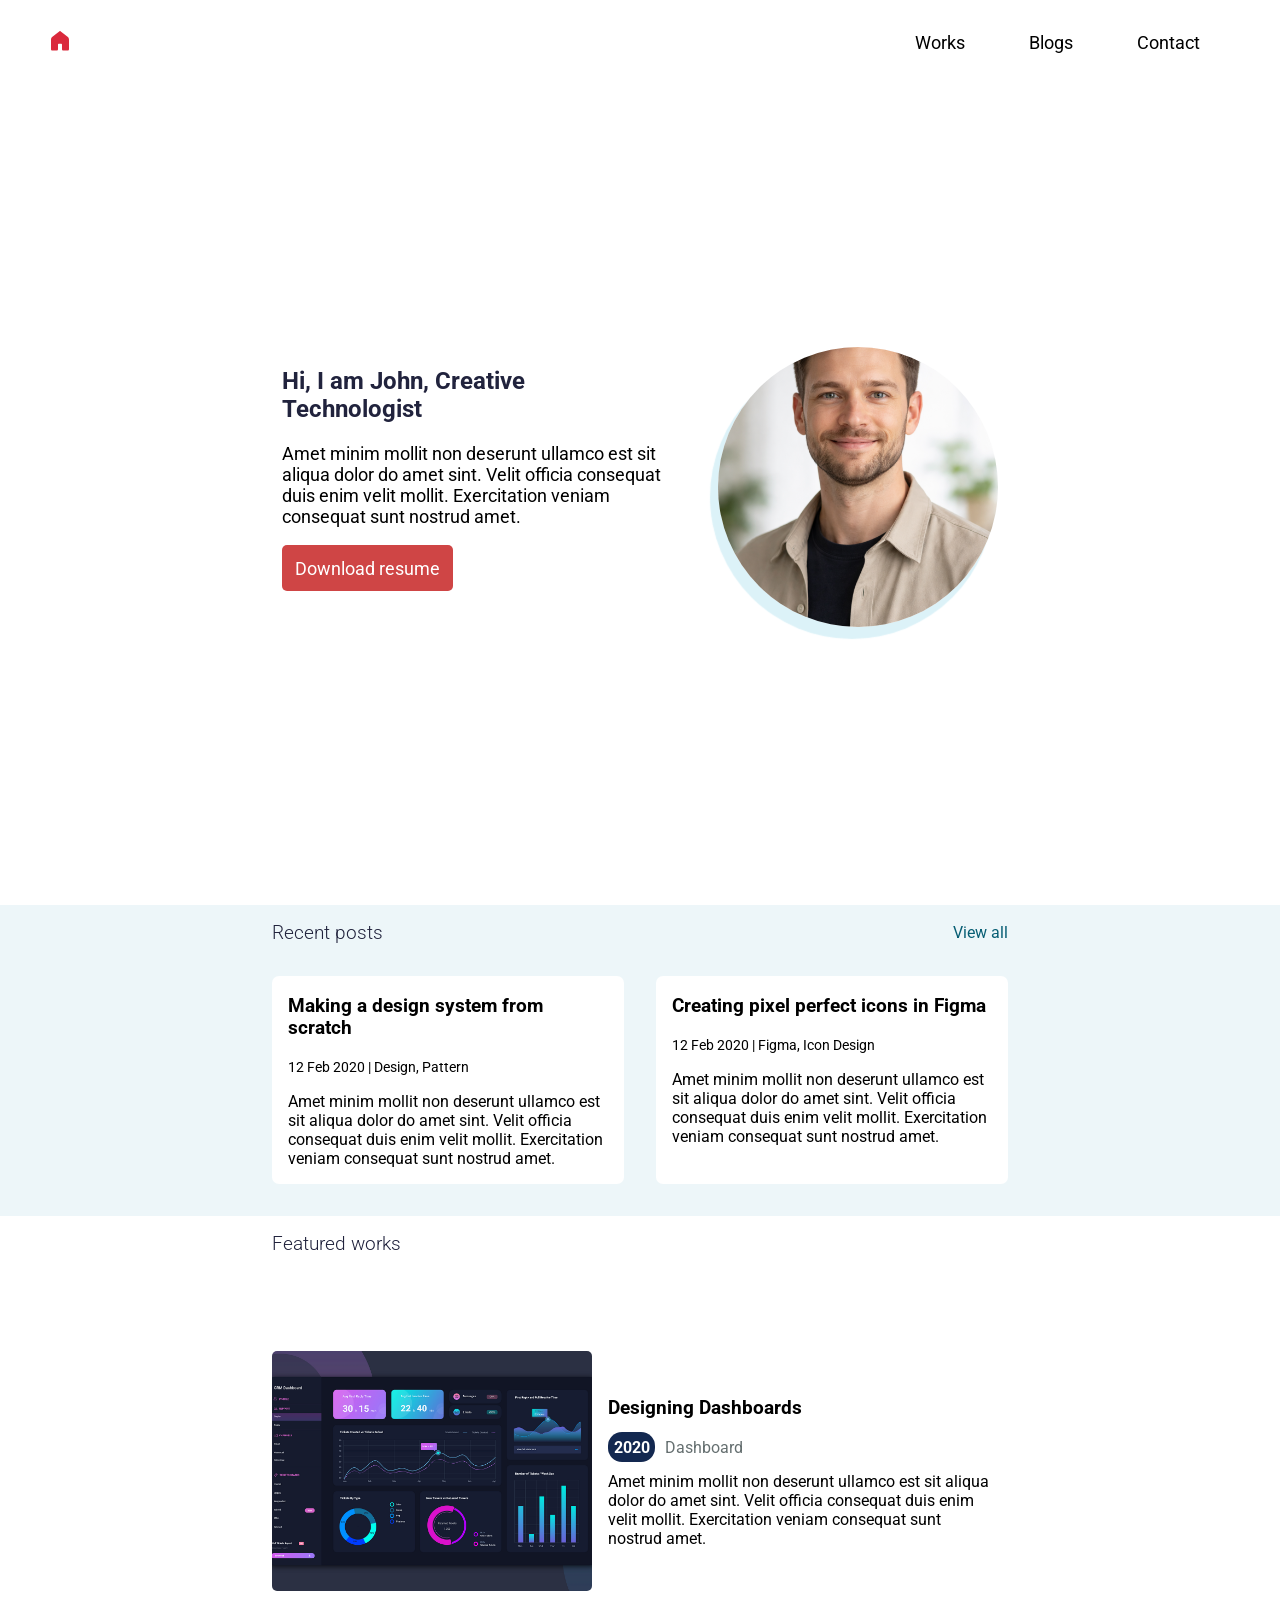
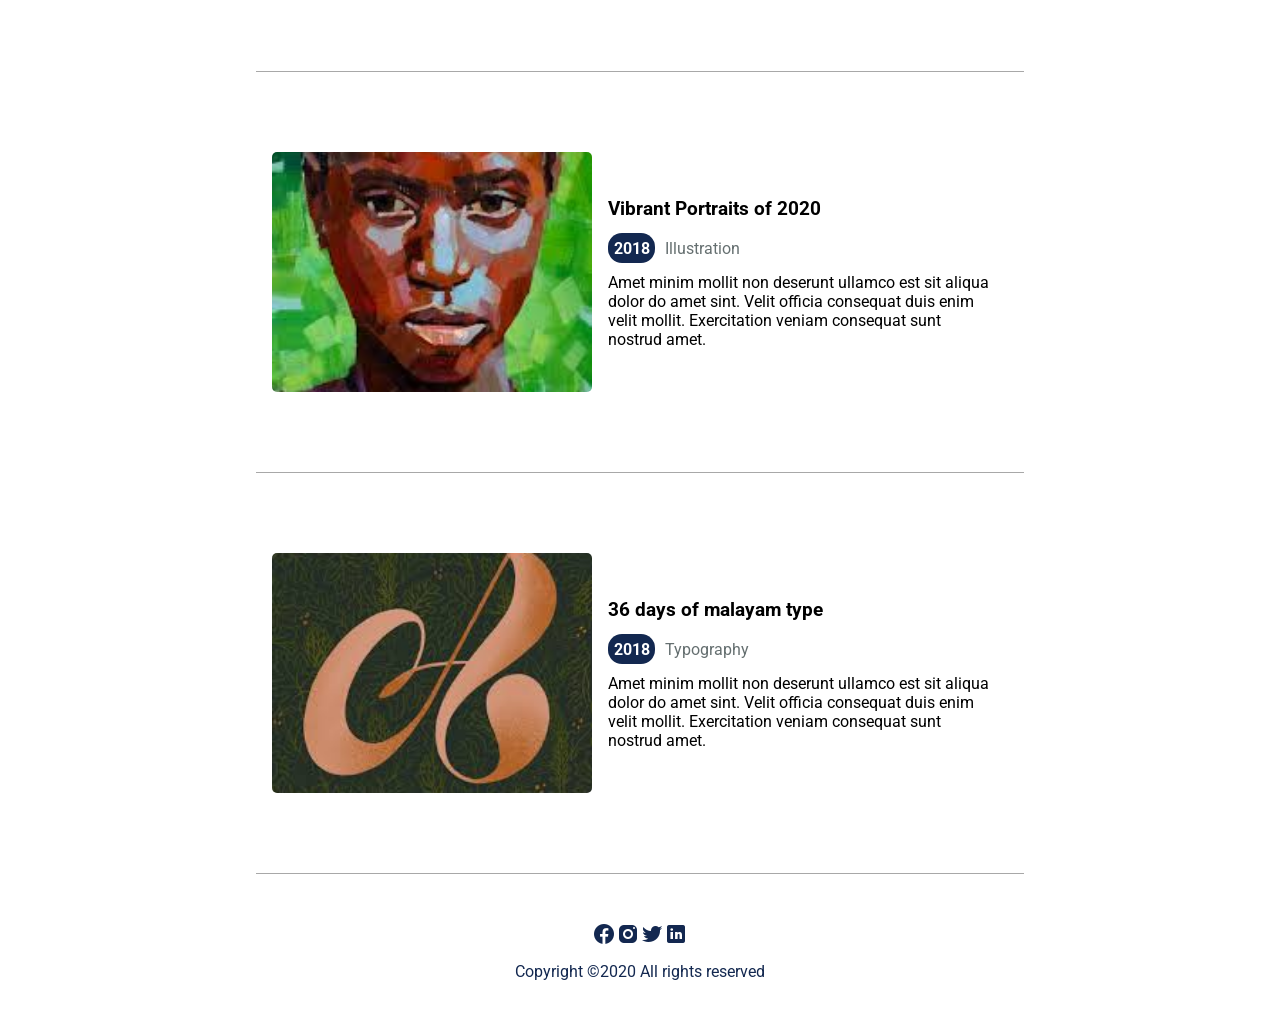
<file: index.html>
<!doctype html>
<html lang="en">
    <head>
        <meta charset="UTF-8" />
        <meta name="viewport" content="width=device-width, initial-scale=1.0" />
        <link rel="stylesheet" href="styles.css" />
        <link rel="preconnect" href="https://fonts.googleapis.com" />
        <link rel="preconnect" href="https://fonts.gstatic.com" crossorigin />
        <link
            href="https://fonts.googleapis.com/css2?family=Roboto:wght@400;500;700&display=swap"
            rel="stylesheet"
        />
        <script src="index.js"></script>
        <title>John - Designer</title>
    </head>
    <body>
        <header class="site-header">
            <a href="./index.html" class="home-icon">
                <img src="./img/logos/home.svg" alt="home" class="active" />
            </a>
            <button
                class="nav-toggle"
                aria-expanded="false"
                aria-controls="primary-nav"
            >
                <span class="sr-only">Menu</span>
                <span class="bar"></span>
                <span class="bar"></span>
                <span class="bar"></span>
            </button>
            <nav id="primary-nav" class="site-nav">
                <ul>
                    <li>
                        <a href="./works.html">Works</a>
                    </li>
                    <li>
                        <a href="./blogs.html">Blogs</a>
                    </li>
                    <li>
                        <a href="#contact">Contact</a>
                    </li>
                </ul>
            </nav>
        </header>
        <main>
            <section id="hero" class="hero">
                <div class="hero-title-and-photo">
                    <div class="hero-title-subtitle">
                        <h1>Hi, I am John, Creative Technologist</h1>
                        <p>
                            Amet minim mollit non deserunt ullamco est sit
                            aliqua dolor do amet sint. Velit officia consequat
                            duis enim velit mollit. Exercitation veniam
                            consequat sunt nostrud amet.
                        </p>
                        <a href="./docs/johns-resume.pdf">Download resume</a>
                    </div>
                    <img
                        src="./img/Johns-profile-picture.png"
                        alt="john"
                        class="circle-img"
                    />
                </div>
            </section>
            <section id="recent-posts" class="background-secondary">
                <div class="section-headers">
                    <h2>Recent posts</h2>
                    <a href="./blogs.html">View all</a>
                </div>
                <div class="card-group">
                    <div class="post-card">
                        <h3>Making a design system from scratch</h3>
                        <span>12 Feb 2020 | Design, Pattern</span>
                        <p>
                            Amet minim mollit non deserunt ullamco est sit
                            aliqua dolor do amet sint. Velit officia consequat
                            duis enim velit mollit. Exercitation veniam
                            consequat sunt nostrud amet.
                        </p>
                    </div>

                    <div class="post-card">
                        <h3>Creating pixel perfect icons in Figma</h3>
                        <span>12 Feb 2020 | Figma, Icon Design</span>
                        <p>
                            Amet minim mollit non deserunt ullamco est sit
                            aliqua dolor do amet sint. Velit officia consequat
                            duis enim velit mollit. Exercitation veniam
                            consequat sunt nostrud amet.
                        </p>
                    </div>
                </div>
            </section>
            <section id="featured-works">
                <div class="section-headers">
                    <h2>Featured works</h2>
                </div>
                <div class="content-summary">
                    <img
                        src="./img/designing-dashboards.png"
                        alt="designing dashboards"
                        class="content-summary-image"
                    />
                    <div class="content-summary-content">
                        <h3>Designing Dashboards</h3>
                        <div class="content-summary-labels">
                            <span class="year">2020</span>
                            <span class="work-type">Dashboard</span>
                        </div>
                        <p>
                            Amet minim mollit non deserunt ullamco est sit
                            aliqua dolor do amet sint. Velit officia consequat
                            duis enim velit mollit. Exercitation veniam
                            consequat sunt nostrud amet.
                        </p>
                    </div>
                </div>
                <div class="content-summary">
                    <img
                        src="./img/vibrant-portrait-illustration.jpeg"
                        alt="vibrant portrait illustration"
                        class="content-summary-image"
                    />
                    <div class="content-summary-content">
                        <h3>Vibrant Portraits of 2020</h3>
                        <div class="content-summary-labels">
                            <span class="year">2018</span>
                            <span class="work-type">Illustration</span>
                        </div>
                        <p>
                            Amet minim mollit non deserunt ullamco est sit
                            aliqua dolor do amet sint. Velit officia consequat
                            duis enim velit mollit. Exercitation veniam
                            consequat sunt nostrud amet.
                        </p>
                    </div>
                </div>
                <div class="content-summary">
                    <img
                        src="./img/36-days-of-malayam-type.jpeg"
                        alt="36 days of malayam type"
                        class="content-summary-image"
                    />
                    <div class="content-summary-content">
                        <h3>36 days of malayam type</h3>
                        <div class="content-summary-labels">
                            <span class="year">2018</span>
                            <span class="work-type">Typography</span>
                        </div>
                        <p>
                            Amet minim mollit non deserunt ullamco est sit
                            aliqua dolor do amet sint. Velit officia consequat
                            duis enim velit mollit. Exercitation veniam
                            consequat sunt nostrud amet.
                        </p>
                    </div>
                </div>
            </section>
        </main>
        <footer>
            <div class="logos">
                <img src="img/logos/facebook.png" alt="facebook" />
                <img src="img/logos/instagram.png" alt="instagram" />
                <img src="img/logos/twitter.png" alt="twitter" />
                <img src="img/logos/linkedin.png" alt="linkedin" />
            </div>
            <span>Copyright ©2020 All rights reserved</span>
        </footer>
    </body>
</html>
</file>
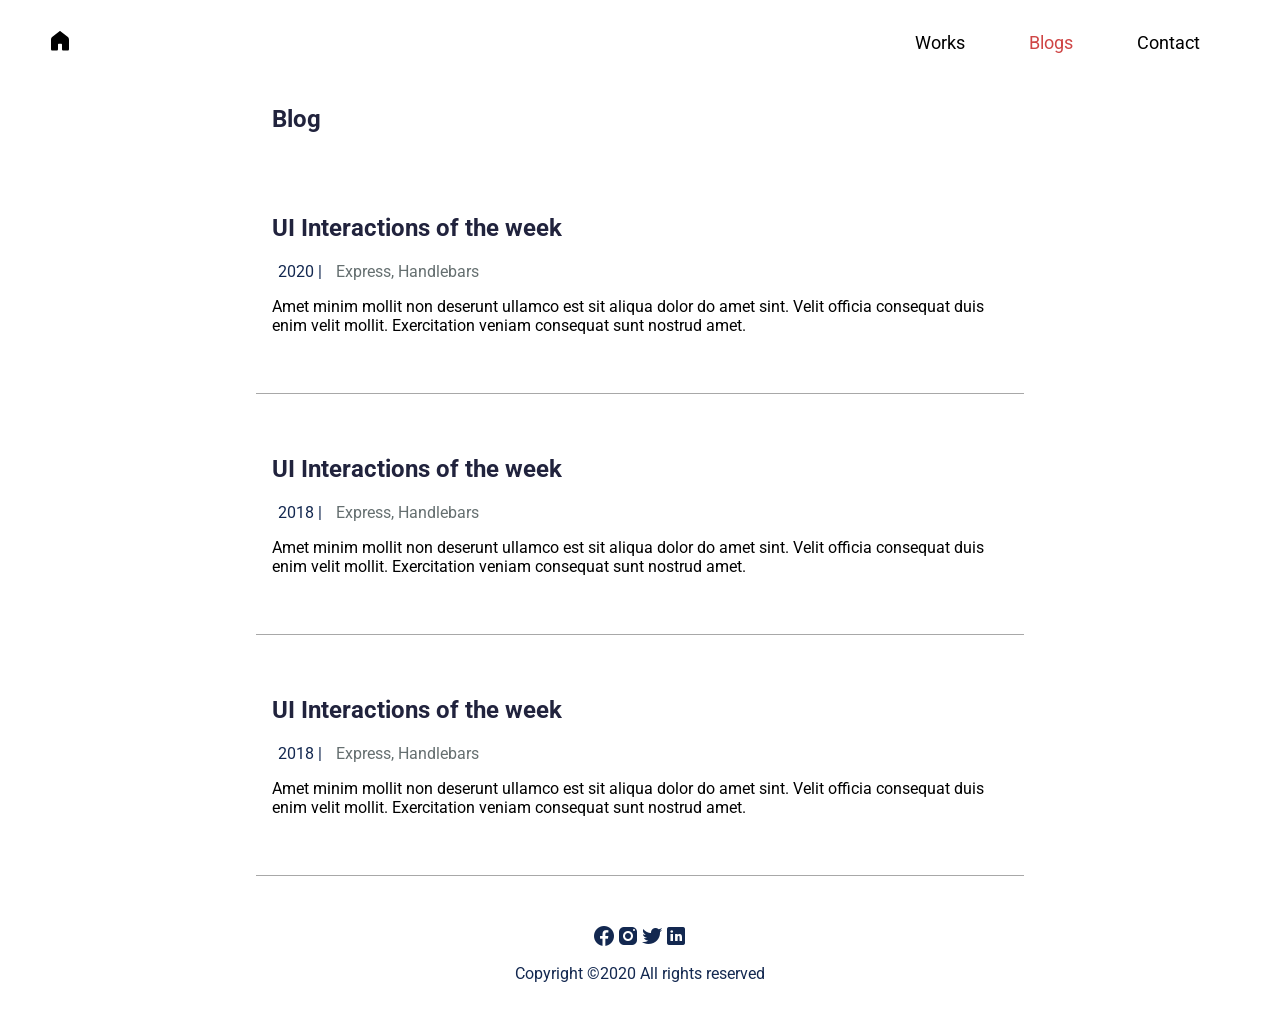
<file: blogs.html>
<!doctype html>
<html lang="en">
    <head>
        <meta charset="UTF-8" />
        <meta name="viewport" content="width=device-width, initial-scale=1.0" />
        <link rel="stylesheet" href="styles.css" />
        <link rel="preconnect" href="https://fonts.googleapis.com" />
        <link rel="preconnect" href="https://fonts.gstatic.com" crossorigin />
        <link
            href="https://fonts.googleapis.com/css2?family=Roboto:wght@400;500;700&display=swap"
            rel="stylesheet"
        />
        <script src="index.js"></script>
        <title>John - Designer</title>
    </head>
    <body>
        <header class="site-header">
            <a href="./index.html" class="home-icon">
                <img src="./img/logos/home.svg" alt="home" />
            </a>
            <button
                class="nav-toggle"
                aria-expanded="false"
                aria-controls="primary-nav"
            >
                <span class="sr-only">Menu</span>
                <span class="bar"></span>
                <span class="bar"></span>
                <span class="bar"></span>
            </button>
            <nav id="primary-nav" class="site-nav">
                <ul>
                    <li>
                        <a href="./works.html">Works</a>
                    </li>
                    <li>
                        <a href="./blogs.html" class="active">Blogs</a>
                    </li>
                    <li>
                        <a href="#contact">Contact</a>
                    </li>
                </ul>
            </nav>
        </header>
        <main>
            <section id="featured-works">
                <div class="section-headers">
                    <h1>Blog</h1>
                </div>
                <article class="blog-content-summary">
                    <div class="blog-content-summary-content">
                        <h2>UI Interactions of the week</h2>
                        <div class="blog-content-summary-labels">
                            <span class="year">2020 |</span>
                            <span class="work-type">Express, Handlebars</span>
                        </div>
                        <p>
                            Amet minim mollit non deserunt ullamco est sit
                            aliqua dolor do amet sint. Velit officia consequat
                            duis enim velit mollit. Exercitation veniam
                            consequat sunt nostrud amet.
                        </p>
                    </div>
                </article>
                <article class="blog-content-summary">
                    <div class="blog-content-summary-content">
                        <h2>UI Interactions of the week</h2>
                        <div class="blog-content-summary-labels">
                            <span class="year">2018 |</span>
                            <span class="work-type">Express, Handlebars</span>
                        </div>
                        <p>
                            Amet minim mollit non deserunt ullamco est sit
                            aliqua dolor do amet sint. Velit officia consequat
                            duis enim velit mollit. Exercitation veniam
                            consequat sunt nostrud amet.
                        </p>
                    </div>
                </article>
                <article class="blog-content-summary">
                    <div class="blog-content-summary-content">
                        <h2>UI Interactions of the week</h2>
                        <div class="blog-content-summary-labels">
                            <span class="year">2018 |</span>
                            <span class="work-type">Express, Handlebars</span>
                        </div>
                        <p>
                            Amet minim mollit non deserunt ullamco est sit
                            aliqua dolor do amet sint. Velit officia consequat
                            duis enim velit mollit. Exercitation veniam
                            consequat sunt nostrud amet.
                        </p>
                    </div>
                </article>
            </section>
        </main>
        <footer>
            <div class="logos">
                <img src="img/logos/facebook.png" alt="facebook" />
                <img src="img/logos/instagram.png" alt="instagram" />
                <img src="img/logos/twitter.png" alt="twitter" />
                <img src="img/logos/linkedin.png" alt="linkedin" />
            </div>
            <span>Copyright ©2020 All rights reserved</span>
        </footer>
    </body>
</html>
</file>
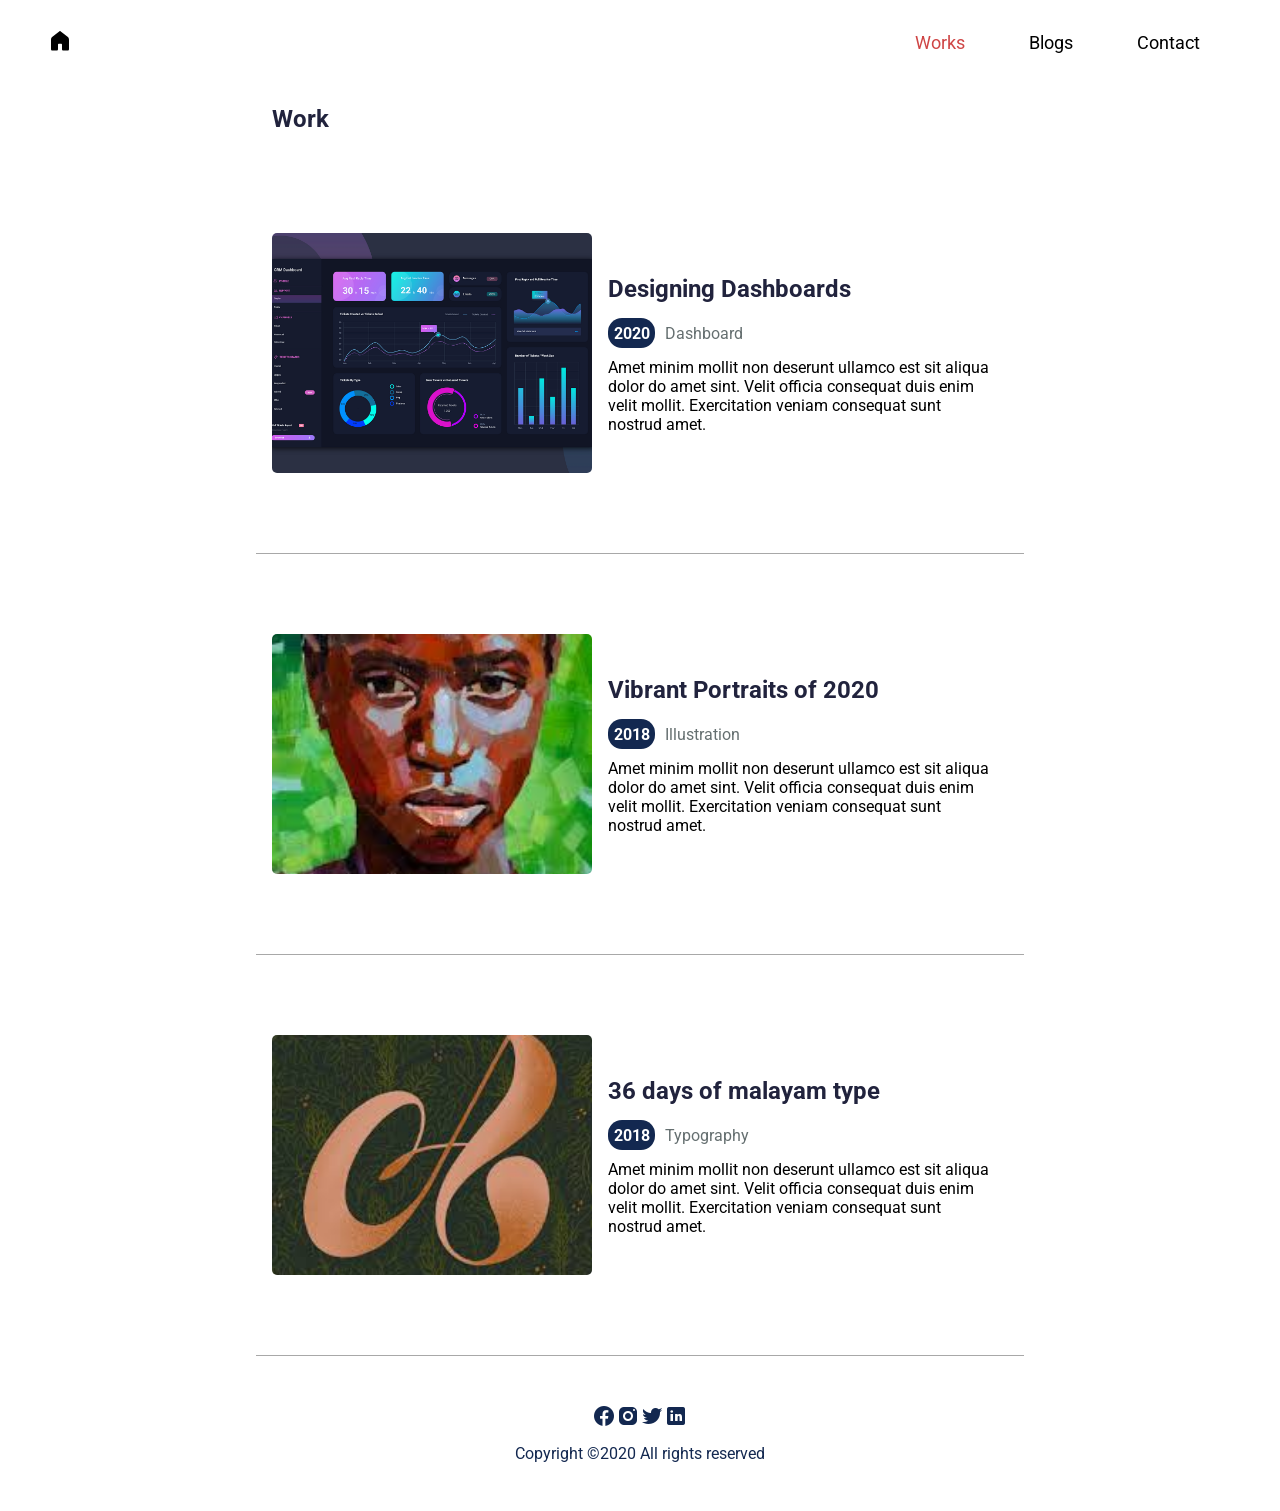
<file: works.html>
<!doctype html>
<html lang="en">
    <head>
        <meta charset="UTF-8" />
        <meta name="viewport" content="width=device-width, initial-scale=1.0" />
        <link rel="stylesheet" href="styles.css" />
        <link rel="preconnect" href="https://fonts.googleapis.com" />
        <link rel="preconnect" href="https://fonts.gstatic.com" crossorigin />
        <link
            href="https://fonts.googleapis.com/css2?family=Roboto:wght@400;500;700&display=swap"
            rel="stylesheet"
        />
        <script src="index.js"></script>
        <title>John - Designer</title>
    </head>
    <body>
        <header class="site-header">
            <a href="./index.html" class="home-icon">
                <img src="./img/logos/home.svg" alt="home" />
            </a>
            <button
                class="nav-toggle"
                aria-expanded="false"
                aria-controls="primary-nav"
            >
                <span class="sr-only">Menu</span>
                <span class="bar"></span>
                <span class="bar"></span>
                <span class="bar"></span>
            </button>
            <nav id="primary-nav" class="site-nav">
                <ul>
                    <li>
                        <a href="./works.html" class="active">Works</a>
                    </li>
                    <li>
                        <a href="./blogs.html">Blogs</a>
                    </li>
                    <li>
                        <a href="#contact">Contact</a>
                    </li>
                </ul>
            </nav>
        </header>
        <main>
            <section id="featured-works">
                <div class="section-headers">
                    <h1>Work</h1>
                </div>
                <div class="content-summary">
                    <img
                        src="./img/designing-dashboards.png"
                        alt="designing dashboards"
                        class="content-summary-image"
                    />
                    <div class="content-summary-content">
                        <h2>Designing Dashboards</h2>
                        <div class="content-summary-labels">
                            <span class="year">2020</span>
                            <span class="work-type">Dashboard</span>
                        </div>
                        <p>
                            Amet minim mollit non deserunt ullamco est sit
                            aliqua dolor do amet sint. Velit officia consequat
                            duis enim velit mollit. Exercitation veniam
                            consequat sunt nostrud amet.
                        </p>
                    </div>
                </div>
                <div class="content-summary">
                    <img
                        src="./img/vibrant-portrait-illustration.jpeg"
                        alt="vibrant portrait illustration"
                        class="content-summary-image"
                    />
                    <div class="content-summary-content">
                        <h2>Vibrant Portraits of 2020</h2>
                        <div class="content-summary-labels">
                            <span class="year">2018</span>
                            <span class="work-type">Illustration</span>
                        </div>
                        <p>
                            Amet minim mollit non deserunt ullamco est sit
                            aliqua dolor do amet sint. Velit officia consequat
                            duis enim velit mollit. Exercitation veniam
                            consequat sunt nostrud amet.
                        </p>
                    </div>
                </div>
                <div class="content-summary">
                    <img
                        src="./img/36-days-of-malayam-type.jpeg"
                        alt="36 days of malayam type"
                        class="content-summary-image"
                    />
                    <div class="content-summary-content">
                        <h2>36 days of malayam type</h2>
                        <div class="content-summary-labels">
                            <span class="year">2018</span>
                            <span class="work-type">Typography</span>
                        </div>
                        <p>
                            Amet minim mollit non deserunt ullamco est sit
                            aliqua dolor do amet sint. Velit officia consequat
                            duis enim velit mollit. Exercitation veniam
                            consequat sunt nostrud amet.
                        </p>
                    </div>
                </div>
            </section>
        </main>
        <footer>
            <div class="logos">
                <img src="img/logos/facebook.png" alt="facebook" />
                <img src="img/logos/instagram.png" alt="instagram" />
                <img src="img/logos/twitter.png" alt="twitter" />
                <img src="img/logos/linkedin.png" alt="linkedin" />
            </div>
            <span>Copyright ©2020 All rights reserved</span>
        </footer>
    </body>
</html>
</file>
<file: styles.css>
@import url("https://fonts.googleapis.com/css2?family=Roboto:wght@400;500;700&display=swap");

body {
    font-family: "Roboto", sans-serif;
    margin: 0;
}

h1 {
    color: #21233d;
}

h2 {
    color: #21233d;
}

section {
    padding-left: 20vw;
    padding-right: 20vw;
    display: flex;
    flex-direction: column;
    justify-content: center;
    padding-bottom: 1rem;
}

header {
    display: flex;
    justify-content: space-between;
    align-items: center;
    height: max-content;
    padding-left: 3rem;
    padding-right: 3rem;
}

.nav-toggle {
    display: none;
    background: transparent;
    border: 0;
    cursor: pointer;
    padding: 1rem;
}

.nav-toggle .bar {
    display: block;
    width: 24px;
    height: 2px;
    margin: 4px 0;
    background: #21233d;
}

.sr-only {
    position: absolute;
    width: 1rem;
    height: 1rem;
    padding: 0;
    margin: -1rem;
    overflow: hidden;
    clip: rect(0, 0, 0, 0);
    white-space: nowrap;
    border: 0;
}

.hero {
    text-align: left;
    height: calc(100vh - 6rem);
}

.hero p {
    font-size: large;
    margin-top: 0rem;
}

nav {
    height: 100%;
}

nav ul {
    display: flex;
    justify-content: flex-end;
    list-style: none;
    margin: 0rem;
}

nav ul li {
    padding: 2rem;
}

a {
    text-decoration: none;
    color: black;
    font-size: large;
}

a.active {
    color: #cf4545;
}

a:hover {
    color: #cf4545;
}

.home-icon img {
    width: 24px;
    height: 24px;
}

.home-icon:focus-visible {
    outline-offset: 4px;
    border-radius: 4px;
}

.home-icon:hover img {
    filter: brightness(0) saturate(80%) invert(27%) sepia(82%) saturate(2300%)
        hue-rotate(336deg) brightness(85%) contrast(101%);
}

.home-icon img.active {
    filter: brightness(0) saturate(80%) invert(27%) sepia(82%) saturate(2300%)
        hue-rotate(336deg) brightness(85%) contrast(101%);
}

.hero-title-and-photo {
    display: flex;
    justify-content: space-around;
}

.hero-title-and-photo a {
    padding: 0.8rem;
    border-radius: 5px;
    background-color: #cf4545;
    width: max-content;
    color: rgb(255, 255, 255);
}

.hero-title-subtitle {
    display: flex;
    flex-direction: column;
    width: 50%;
}

.circle-img {
    width: 280px;
    height: 280px;
    object-fit: cover;
    border-radius: 50%;
    align-self: center;
    box-shadow: -6px 10px 1px 2px #b6e5f07c;
}

.section-headers {
    display: flex;
    align-items: center;
    justify-content: space-between;
    margin: 0rem 1rem;
}

.section-headers a {
    color: #075e74;
    font-size: 0.98rem;
}

.section-headers h2 {
    font-size: 1.2rem;
    font-weight: 300;
}

.background-secondary {
    background-color: #edf6f9;
}

.card-group {
    display: flex;
}

.post-card {
    background-color: white;
    padding: 0rem 1rem;
    margin: 1rem;
    border-radius: 7px;
}

.post-card span {
    font-size: 0.9rem;
}

.content-summary {
    display: flex;
    align-items: center;
    border-bottom: 1px solid rgb(168, 168, 168);
    padding: 0rem 1rem;
    height: 25rem;

    img {
        width: 20rem;
        height: 15rem;
        border-radius: 5px;
        object-fit: cover;
    }
}

.content-summary-content {
    flex: 1;
    display: flex;
    flex-direction: column;
    padding: 0rem 1rem;
}

.content-summary-content .year {
    background-color: #132850;
    color: white;
    font-weight: 700;
    padding: 0.35rem;
    border-radius: 14px;
}

.content-summary-content .work-type {
    padding: 0.35rem;
    color: rgb(101, 111, 112);
}

.blog-content-summary {
    display: flex;
    align-items: center;
    border-bottom: 1px solid rgb(168, 168, 168);
    padding: 0rem 1rem;
    height: 15rem;
}

.blog-content-summary img {
    width: 20%;
    height: 50%;
    border-radius: 5px;
    object-fit: cover;
}

.blog-content-summary .blog-content-summary-content {
    padding: 1rem 0rem;
    flex: 1;
    display: flex;
    flex-direction: column;
}

.blog-content-summary .blog-content-summary-content .year {
    color: #132850;
    padding: 6px;
    border-radius: 20px;
}

.blog-content-summary .blog-content-summary-content .work-type {
    padding: 4px;
    color: rgb(101, 111, 112);
}

footer {
    display: flex;
    flex-direction: column;
    align-items: center;
    padding: 2rem;
    color: #132850;
}

footer .logos {
    display: flex;
}

footer span {
    padding: 1rem;
    color: #132850;
}

@media (orientation: portrait) {
    .nav-toggle {
        display: block;
    }

    header {
        position: relative;
        height: calc(100vh - 46rem);
    }

    section {
        padding-left: 12vw;
        padding-right: 12vw;
    }

    nav {
        position: absolute;
        top: 100%;
        left: 0;
        right: 0;
        background: white;
        display: none;
    }

    nav ul {
        flex-direction: column;
        align-items: center;
        padding: 1vh 0;
        background-color: white;
    }

    nav ul li {
        padding: 2vh;
    }

    header.nav-open nav {
        display: block;
    }

    .hero {
        display: flex;
        flex-direction: column-reverse;
        justify-content: center;
        text-align: center;
    }

    .hero-title-and-photo {
        display: flex;
        flex-direction: column-reverse;
    }

    .hero-title-and-photo .hero-title-subtitle {
        display: flex;
        flex-direction: column;
        width: 100%;
    }

    .hero-title-and-photo a {
        align-self: center;
    }

    .card-group {
        display: flex;
        flex-direction: column;
    }

    .content-summary {
        align-items: center;
        flex-direction: column;
        height: max-content;
        padding-top: 10vw;
    }

    .content-summary img {
        width: 25vh;
        height: 20vh;
        border-radius: 5px;
        object-fit: cover;
    }

    .content-summary .content-summary-content {
        flex-direction: column;
    }

    .blog-content-summary {
        align-items: center;
        flex-direction: column;
        height: max-content;
    }

    .blog-content-summary img {
        width: 80%;
        height: 80%;
        border-radius: 5px;
        object-fit: cover;
    }
}
</file>
